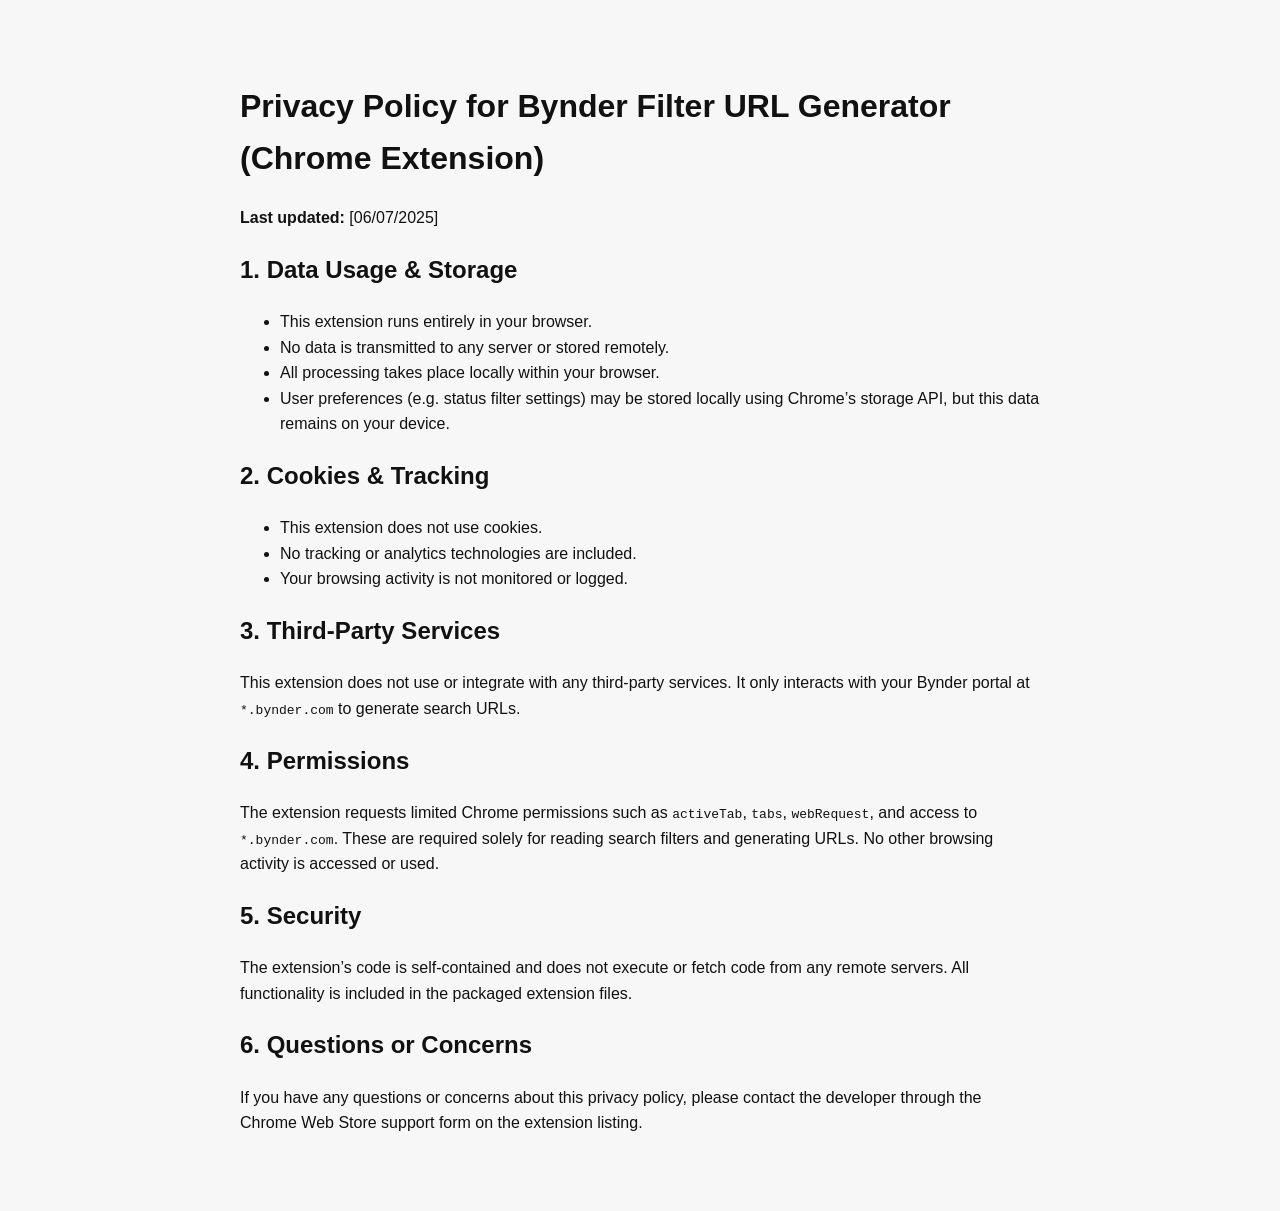
<file: index.html>
<!DOCTYPE html>
<html lang="en">
<head>
  <meta charset="UTF-8">
  <title>Privacy Policy – Bynder Filter URL Generator</title>
  <meta name="viewport" content="width=device-width, initial-scale=1.0">
  <style>
    body {
      font-family: 'Segoe UI', sans-serif;
      background-color: #f7f7f7;
      color: #111;
      line-height: 1.6;
      max-width: 800px;
      margin: 40px auto;
      padding: 20px;
    }

  </style>
</head>
<body>
  <h1>Privacy Policy for Bynder Filter URL Generator (Chrome Extension)</h1>
  <p><strong>Last updated:</strong> [06/07/2025]</p>

  <h2>1. Data Usage & Storage</h2>
  <ul>
    <li>This extension runs entirely in your browser.</li>
    <li>No data is transmitted to any server or stored remotely.</li>
    <li>All processing takes place locally within your browser.</li>
    <li>User preferences (e.g. status filter settings) may be stored locally using Chrome’s storage API, but this data remains on your device.</li>
  </ul>

  <h2>2. Cookies & Tracking</h2>
  <ul>
    <li>This extension does not use cookies.</li>
    <li>No tracking or analytics technologies are included.</li>
    <li>Your browsing activity is not monitored or logged.</li>
  </ul>

  <h2>3. Third-Party Services</h2>
  <p>This extension does not use or integrate with any third-party services. It only interacts with your Bynder portal at <code>*.bynder.com</code> to generate search URLs.</p>

  <h2>4. Permissions</h2>
  <p>The extension requests limited Chrome permissions such as <code>activeTab</code>, <code>tabs</code>, <code>webRequest</code>, and access to <code>*.bynder.com</code>. These are required solely for reading search filters and generating URLs. No other browsing activity is accessed or used.</p>

  <h2>5. Security</h2>
  <p>The extension’s code is self-contained and does not execute or fetch code from any remote servers. All functionality is included in the packaged extension files.</p>

  <h2>6. Questions or Concerns</h2>
  <p>If you have any questions or concerns about this privacy policy, please contact the developer through the Chrome Web Store support form on the extension listing.</p>
</body>
</html>
</file>
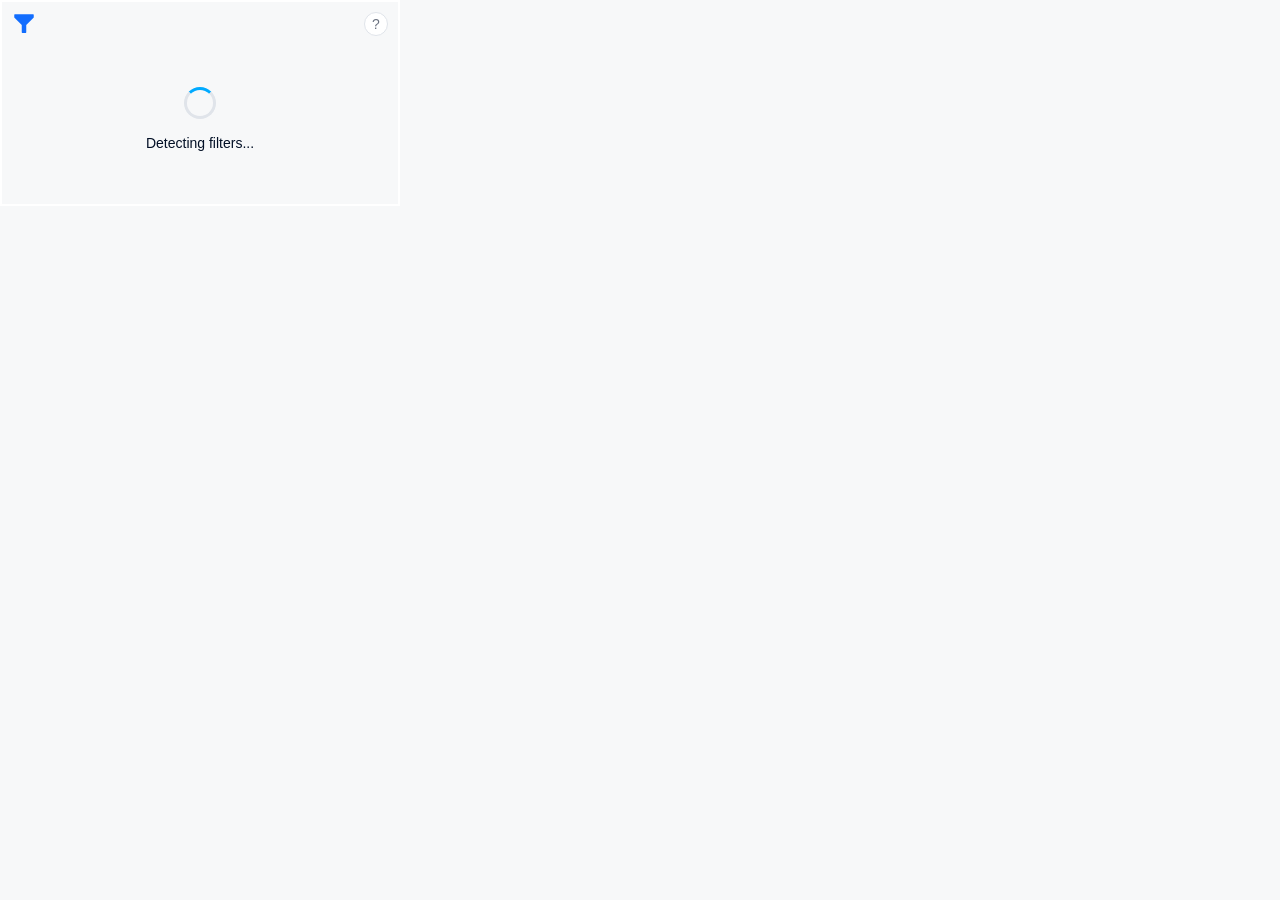
<file: popup.html>
<!DOCTYPE html>
<html lang="en">
<head>
    <meta charset="UTF-8">
    <meta name="viewport" content="width=device-width, initial-scale=1.0">
    <title>Bynder Filter URL Generator</title>
    <link rel="stylesheet" href="popup.css">
</head>
<body>
    <div class="container">
        <button id="info-btn" class="info-btn" title="How to use">
            <span class="info-icon">?</span>
        </button>
        <div id="info-tooltip" class="info-tooltip" style="display: none;">
            <p>Apply any filter to generate a shareable URL. All filter types are supported except custom date ranges and custom resolution values. When using options, a predictable URL will also be generated.</p>
        </div>
        
        <header class="header">
            <a href="https://chromewebstore.google.com/detail/bynder-filter-url-generat/kmjbefjcflbegkomplljokogkjnfifhm?authuser=0&hl=en" target="_blank" class="logo-link">
                <img src="icons/funnel-48.png" alt="Filter URL Generator Logo" class="logo">
            </a>
        </header>

        <main class="content">
            <div id="loading" class="loading">
                <div class="spinner"></div>
                <p>Detecting filters...</p>
            </div>

            <div id="not-bynder" class="message" style="display: none;">
                <p>⚠️ This extension only works in the asset bank of your Bynder portal.</p>
            </div>

            <div id="filters-detected" class="results" style="display: none;">
                


                <div class="url-output">
                    <div class="url-header">
                        <div class="header-left">
                            <span class="url-label">Filter URL</span>
                            <span id="filter-count" class="filter-count"></span>
                        </div>
                        <button class="header-toggle" id="filter-url-toggle" title="Toggle section">
                            <span class="toggle-arrow">▼</span>
                        </button>
                    </div>
                    <div id="filter-url-content" class="url-content">
                        <div class="url-container">
                            <input type="text" id="generated-url" readonly>
                            <button id="open-btn" class="btn btn-copy" title="Open in new tab">
                                <span class="open-icon">🔗</span>
                            </button>
                            <button id="copy-btn" class="btn btn-copy" title="Copy to clipboard">
                                <span class="copy-icon">📋</span>
                            </button>
                        </div>
                    </div>
                </div>

                <div id="predictable-url-section" class="url-output" style="display: none;">
                    <div class="url-header">
                        <div class="header-left">
                            <span class="url-label">Predictable URL</span>
                            <span class="url-sublabel">(Options Only)</span>
                            <span id="predictable-filter-count" class="filter-count"></span>
                        </div>
                        <button class="header-toggle" id="predictable-url-toggle" title="Toggle section">
                            <span class="toggle-arrow">▼</span>
                        </button>
                    </div>
                    <div id="predictable-url-content" class="url-content" style="display: none;">
                        <div class="url-container">
                            <input type="text" id="predictable-url" readonly>
                            <button id="predictable-open-btn" class="btn btn-copy" title="Open in new tab">
                                <span class="open-icon">🔗</span>
                            </button>
                            <button id="predictable-copy-btn" class="btn btn-copy" title="Copy to clipboard">
                                <span class="copy-icon">📋</span>
                            </button>
                        </div>
                    </div>
                </div>

            </div>
        </main>
    </div>

    <script src="popup.js"></script>
</body>
</html>
</file>
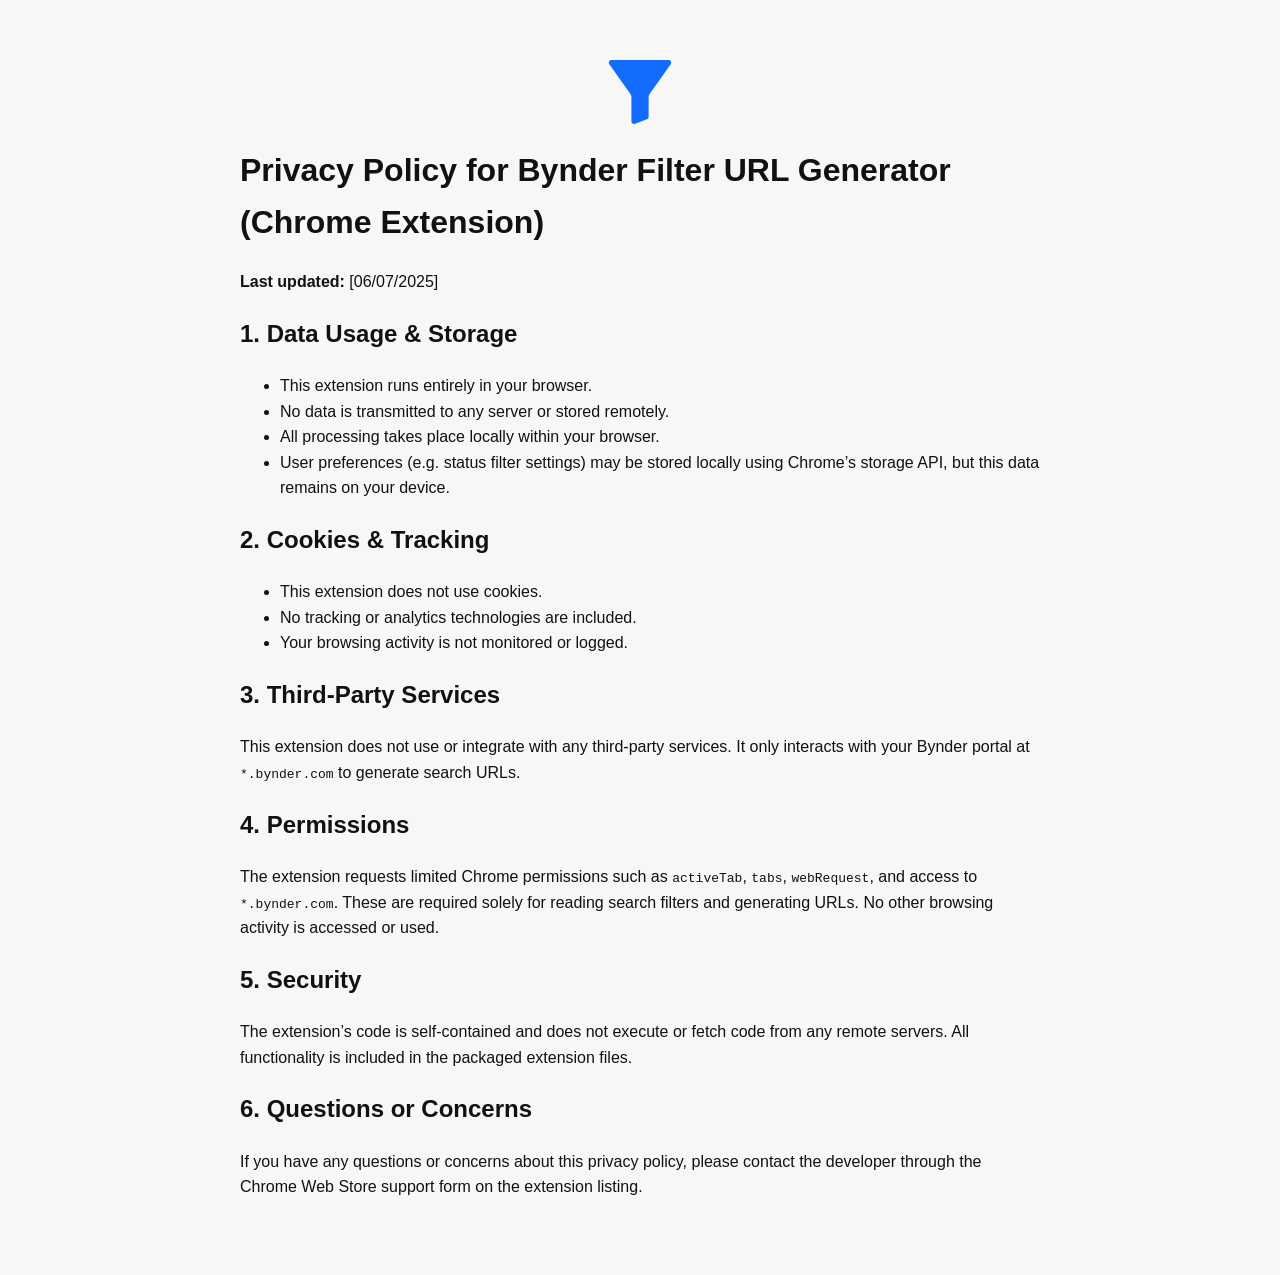
<file: privacypolicy.html>
<!DOCTYPE html>
<html lang="en">
<head>
  <meta charset="UTF-8">
  <title>Privacy Policy – Bynder Filter URL Generator</title>
  <meta name="viewport" content="width=device-width, initial-scale=1.0">
  <style>
    body {
      font-family: 'Segoe UI', sans-serif;
      background-color: #f7f7f7;
      color: #111;
      line-height: 1.6;
      max-width: 800px;
      margin: 40px auto;
      padding: 20px;
    }

  </style>
</head>
<body>
 <img src="icons/funnel-128.png" alt="Bynder Filter URL Generator Icon" style="width: 64px; height: 64px; display: block; margin: 0 auto 20px auto;">

  <h1>Privacy Policy for Bynder Filter URL Generator (Chrome Extension)</h1>
  <p><strong>Last updated:</strong> [06/07/2025]</p>

  <h2>1. Data Usage & Storage</h2>
  <ul>
    <li>This extension runs entirely in your browser.</li>
    <li>No data is transmitted to any server or stored remotely.</li>
    <li>All processing takes place locally within your browser.</li>
    <li>User preferences (e.g. status filter settings) may be stored locally using Chrome’s storage API, but this data remains on your device.</li>
  </ul>

  <h2>2. Cookies & Tracking</h2>
  <ul>
    <li>This extension does not use cookies.</li>
    <li>No tracking or analytics technologies are included.</li>
    <li>Your browsing activity is not monitored or logged.</li>
  </ul>

  <h2>3. Third-Party Services</h2>
  <p>This extension does not use or integrate with any third-party services. It only interacts with your Bynder portal at <code>*.bynder.com</code> to generate search URLs.</p>

  <h2>4. Permissions</h2>
  <p>The extension requests limited Chrome permissions such as <code>activeTab</code>, <code>tabs</code>, <code>webRequest</code>, and access to <code>*.bynder.com</code>. These are required solely for reading search filters and generating URLs. No other browsing activity is accessed or used.</p>

  <h2>5. Security</h2>
  <p>The extension’s code is self-contained and does not execute or fetch code from any remote servers. All functionality is included in the packaged extension files.</p>

  <h2>6. Questions or Concerns</h2>
  <p>If you have any questions or concerns about this privacy policy, please contact the developer through the Chrome Web Store support form on the extension listing.</p>
</body>
</html>
</file>
<file: popup.css>
* {
    margin: 0;
    padding: 0;
    box-sizing: border-box;
}

body {
    font-family: -apple-system, BlinkMacSystemFont, 'Segoe UI', Roboto, sans-serif;
    font-size: 14px;
    line-height: 1.4;
    color: #031026;
    background-color: #F7F8F9;
    width: 400px;
    max-height: 600px;
    overflow-y: auto;
    user-select: none;
    border: 2px solid white;
    box-sizing: border-box;
}

.container {
    display: flex;
    flex-direction: column;
    min-height: 100%;
    position: relative;
}

.header {
    background-color: #F7F8F9;
    padding: 10px 30px 30px 30px;
    display: flex;
    flex-direction: column;
    align-items: center;
    gap: 15px;
}

.logo-link {
    position: absolute;
    top: 10px;
    left: 10px;
    display: inline-block;
    text-decoration: none;
    z-index: 10;
}

.logo {
    width: 24px;
    height: 24px;
    transition: opacity 0.2s ease;
}

.logo-link:hover .logo {
    opacity: 0.8;
}

.header h1 {
    color: white;
    font-size: 16px;
    font-weight: 600;
    margin: 0;
    user-select: none;
    text-shadow: 0 0 8px rgba(255, 255, 255, 0.3), 0 0 16px rgba(255, 255, 255, 0.1);
}

.content {
    padding: 15px 30px 20px 30px;
    flex: 1;
}

.loading {
    text-align: center;
    padding: 30px;
}

.spinner {
    width: 32px;
    height: 32px;
    border: 3px solid #E0E4EA;
    border-top: 3px solid #0AF;
    border-radius: 50%;
    animation: spin 1s linear infinite;
    margin: 0 auto 15px;
}

@keyframes spin {
    0% { transform: rotate(0deg); }
    100% { transform: rotate(360deg); }
}

@keyframes gradientShift {
    0% { background-position: 0% 50%; }
    50% { background-position: 100% 50%; }
    100% { background-position: 0% 50%; }
}

.message {
    text-align: center;
    padding: 30px;
    color: #8492A6;
}

.message p {
    margin-bottom: 10px;
}

.btn {
    display: inline-block;
    padding: 8px 16px;
    border: none;
    border-radius: 6px;
    font-size: 14px;
    font-weight: 500;
    cursor: pointer;
    transition: all 0.2s ease;
    text-decoration: none;
}

.btn-primary {
    background-color: #0AF;
    color: white;
}

.btn-primary:hover {
    background-color: #0099E6;
}

.btn-secondary {
    background-color: #F9F9FA;
    color: #3C4858;
    border: 1px solid #E0E4EA;
}

.btn-secondary:hover {
    background-color: #F2F2F2;
}

.btn-copy {
    background-color: #F9F9FA;
    color: #3C4858;
    border: 1px solid #E0E4EA;
    padding: 8px 12px;
    min-width: 40px;
}

.btn-copy:hover {
    background-color: #F2F2F2;
}

.btn-copy.copied {
    background-color: #7AB03F;
    color: white;
    border-color: #7AB03F;
}

.info-btn {
    position: absolute;
    top: 10px;
    right: 10px;
    width: 24px;
    height: 24px;
    border-radius: 50%;
    border: 1px solid #E0E4EA;
    background-color: #FFFFFF;
    color: #6B7280;
    font-size: 14px;
    font-weight: 500;
    cursor: pointer;
    display: flex;
    align-items: center;
    justify-content: center;
    transition: all 0.2s ease;
    z-index: 10;
}

.info-btn:hover {
    background-color: #0AF;
    color: white;
    border-color: #0AF;
}

.info-btn.active {
    background-color: #0AF;
    color: white;
    border-color: #0AF;
}

.info-icon {
    display: inline-block;
}

.info-tooltip {
    position: absolute;
    top: 40px;
    right: 10px;
    background-color: #FFFFFF;
    border: 1px solid #E0E4EA;
    border-radius: 8px;
    padding: 16px;
    max-width: 280px;
    box-shadow: 0 4px 12px rgba(0, 0, 0, 0.1);
    z-index: 20;
    animation: fadeIn 0.2s ease;
}

.info-tooltip p {
    color: #4A5568;
    font-size: 13px;
    font-weight: 500;
    line-height: 1.5;
    margin: 0;
}

.results {
    position: relative;
}

.portal-info {
    margin-bottom: 20px;
}

.portal-info h3 {
    font-size: 14px;
    font-weight: 600;
    margin-bottom: 8px;
    color: #031026;
}

.portal-info p {
    color: #8492A6;
    font-size: 13px;
    word-break: break-all;
}

.url-header {
    display: flex;
    justify-content: space-between;
    align-items: center;
    margin-bottom: 10px;
    padding-bottom: 8px;
    border-bottom: 1px solid #E0E4EA;
}

.header-left {
    display: flex;
    align-items: center;
    gap: 8px;
}

.header-toggle {
    background: none;
    border: none;
    cursor: pointer;
    padding: 4px;
    color: #9CA3AF;
    transition: all 0.2s ease;
    border-radius: 4px;
}

.header-toggle:hover {
    background-color: #F3F4F6;
    color: #6B7280;
}

.toggle-arrow {
    display: inline-block;
    font-size: 12px;
    transition: transform 0.2s ease;
}

.header-toggle.collapsed .toggle-arrow {
    transform: rotate(-90deg);
}

.url-content {
    transition: all 0.2s ease;
}

.url-sublabel {
    font-size: 11px;
    color: #9CA3AF;
    font-weight: normal;
}

.url-header h3 {
    margin: 0;
}

.filter-count {
    font-size: 11px;
    color: #6B7280;
    font-style: italic;
    background-color: #F3F4F6;
    padding: 2px 6px;
    border-radius: 4px;
    display: inline-block;
    margin-left: 4px;
}

.status-actions {
    margin-bottom: 20px;
}

.status-header {
    display: flex;
    justify-content: space-between;
    align-items: center;
    margin-bottom: 15px;
}

.status-header h3 {
    font-size: 14px;
    font-weight: 600;
    margin: 0;
    color: #031026;
}

.btn-clear {
    background-color: #F9F9FA;
    color: #6B7280;
    border: 1px solid #E0E4EA;
    padding: 4px 8px;
    font-size: 11px;
    border-radius: 4px;
    cursor: pointer;
}

.btn-clear:hover {
    background-color: #F3F4F6;
    color: #374151;
}

.status-buttons {
    display: grid;
    grid-template-columns: repeat(2, 1fr);
    gap: 8px;
}

.btn-status {
    background-color: #F9F9FA;
    color: #3C4858;
    border: 1px solid #E0E4EA;
    padding: 10px 12px;
    font-size: 13px;
    text-align: center;
    white-space: nowrap;
    overflow: hidden;
    text-overflow: ellipsis;
}

.btn-status:hover {
    background-color: #E3F2FD;
    border-color: #0AF;
    color: #0066B3;
}

.btn-status:active {
    background-color: #0AF;
    color: white;
    border-color: #0AF;
}

.btn-status.selected {
    background-color: #0AF;
    color: white;
    border-color: #0AF;
    opacity: 0.7;
}

.btn-status.selected:hover {
    opacity: 0.85;
}

.filter-section {
    margin-bottom: 15px;
}

.filter-section h4 {
    font-size: 14px;
    font-weight: 600;
    margin-bottom: 8px;
    color: #3C4858;
}

.filter-section ul {
    list-style: none;
    margin-left: 10px;
}

.filter-section li {
    background-color: #E3F2FD;
    padding: 6px 10px;
    margin-bottom: 4px;
    border-radius: 4px;
    font-size: 13px;
    color: #0066B3;
}

.url-output {
    margin-bottom: 20px;
}

.url-output + .url-output {
    margin-top: 15px;
}

.url-label {
    font-size: 13px;
    font-weight: 600;
    color: #031026;
}

.url-output h3 {
    font-size: 16px;
    font-weight: 600;
    margin-bottom: 10px;
    color: #031026;
}

.url-container {
    display: flex;
    gap: 8px;
    align-items: stretch;
}

#generated-url,
#predictable-url {
    flex: 1;
    padding: 10px 12px;
    border: 1px solid #E0E4EA;
    border-radius: 6px;
    font-size: 12px;
    font-family: monospace;
    background-color: #FFFFFF;
    color: #3C4858;
    word-break: break-all;
    min-height: 38px;
    user-select: text;
}

#generated-url:focus,
#predictable-url:focus {
    outline: none;
    border: 1px solid #000000;
}


.copy-icon {
    display: inline-block;
    font-style: normal;
}

.results {
    animation: fadeIn 0.3s ease-in;
}

@keyframes fadeIn {
    from { opacity: 0; transform: translateY(-5px); }
    to { opacity: 1; transform: translateY(0); }
}


/* Scrollbar styling */
::-webkit-scrollbar {
    width: 6px;
}

::-webkit-scrollbar-track {
    background: #F7F8F9;
}

::-webkit-scrollbar-thumb {
    background: #E0E4EA;
    border-radius: 3px;
}

::-webkit-scrollbar-thumb:hover {
    background: #C2CAD5;
}
</file>
